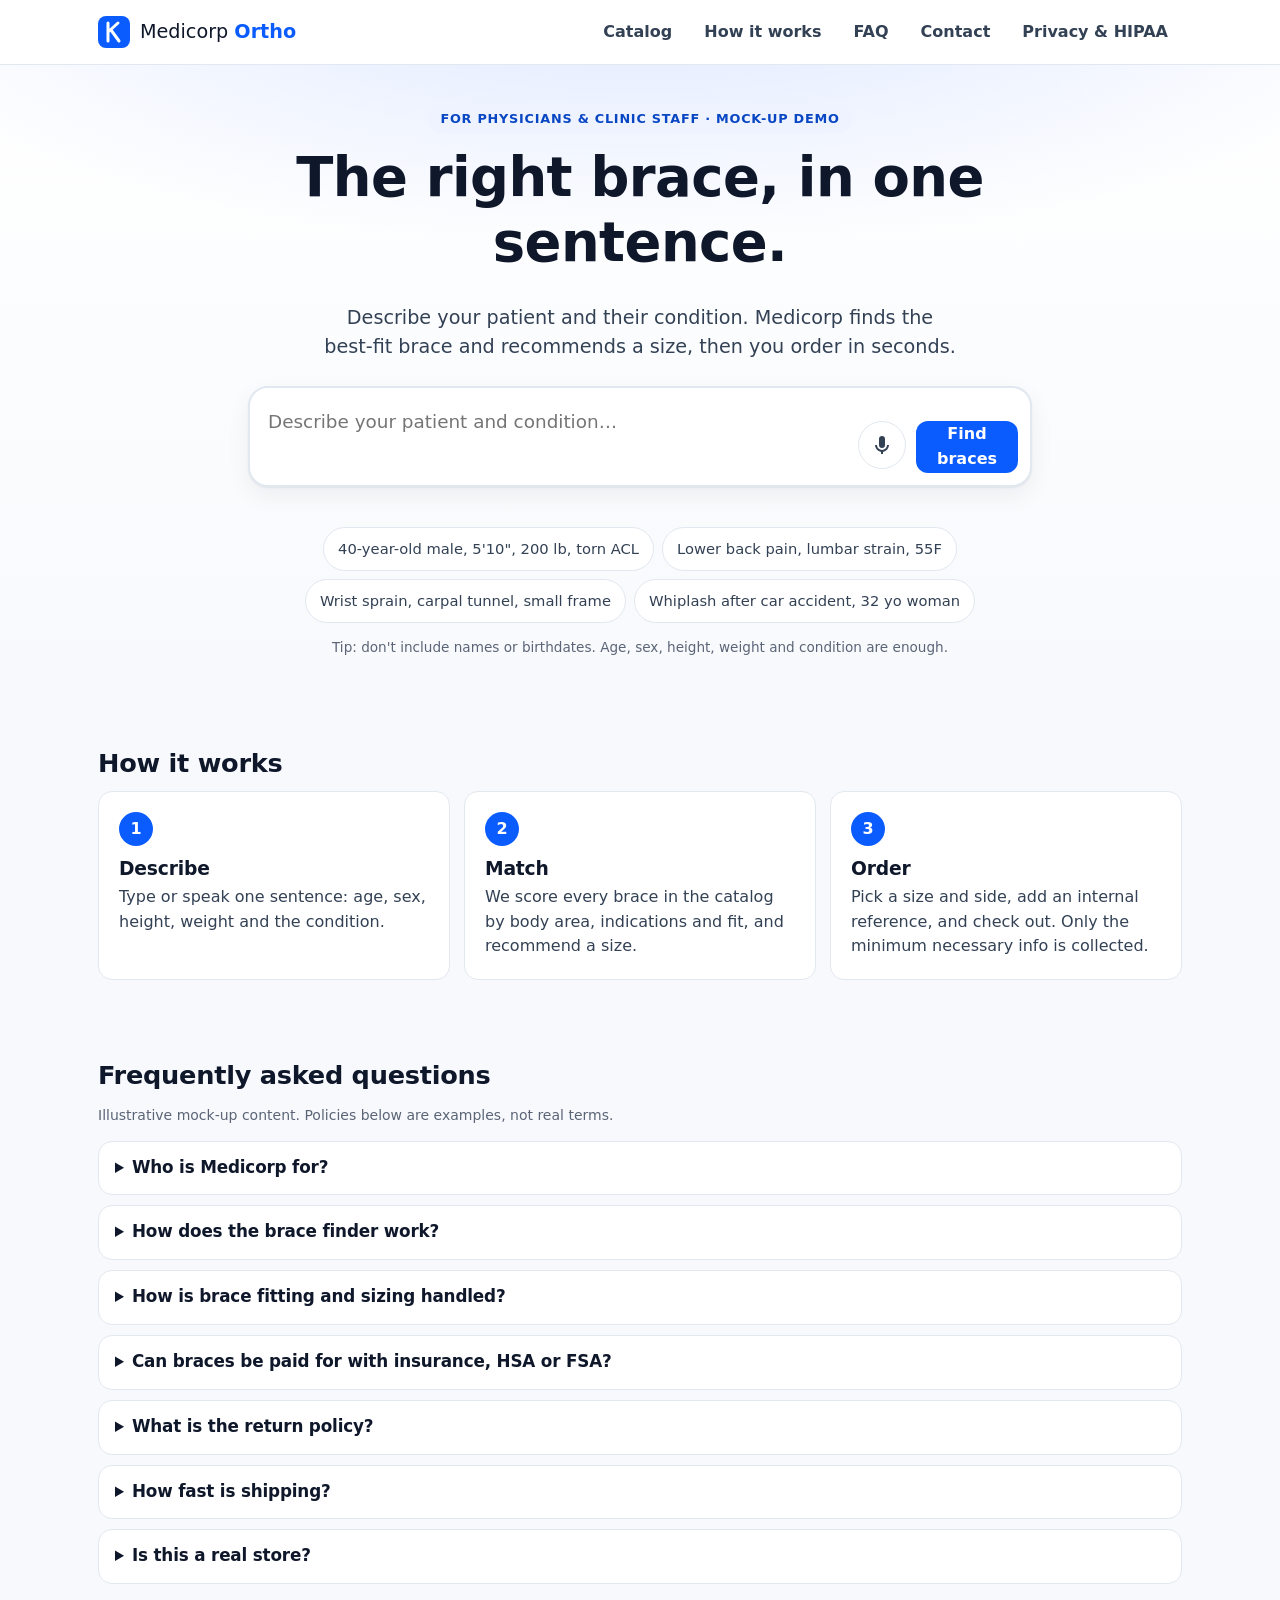
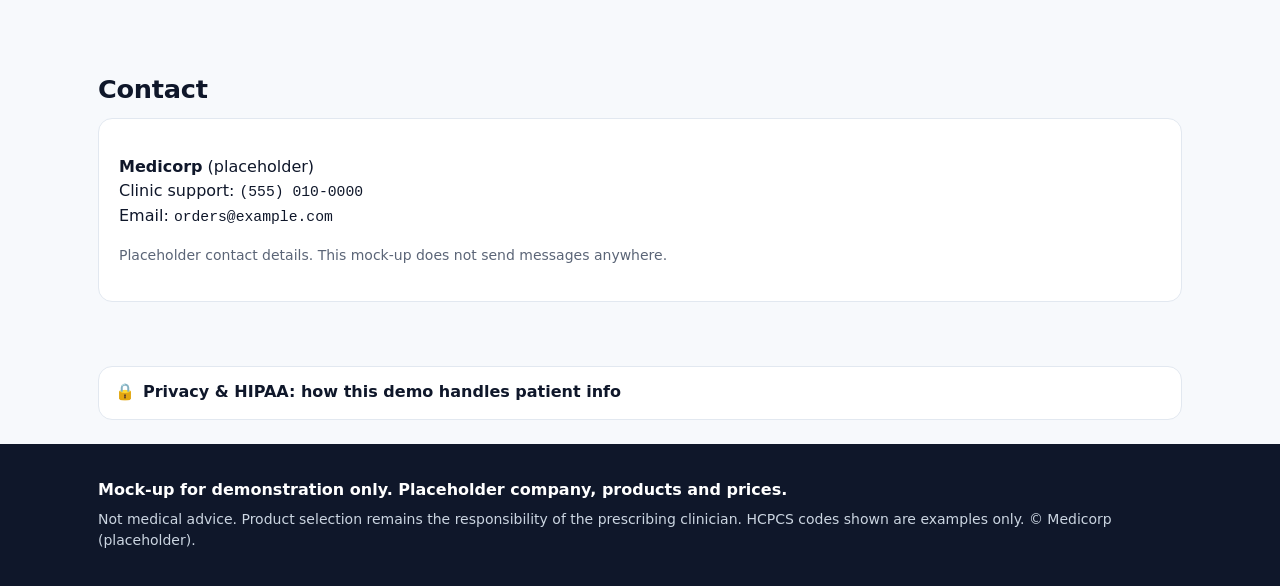
<file: medicorp-mockup/index.html>
<!DOCTYPE html>
<html lang="en-US">
<head>
  <meta charset="utf-8">
  <meta name="viewport" content="width=device-width, initial-scale=1">
  <title>Medicorp Orthopedic Brace Finder for Clinics (Mock-up) | Knee, Back, Neck, Wrist, Ankle, Shoulder</title>
  <meta name="description" content="Mock-up of Medicorp, an AI brace finder for clinics: describe a patient in one sentence to get a matched orthopedic brace and suggested size. Knee, back, neck, wrist, ankle and shoulder braces. Demo data only.">
  <meta name="robots" content="index, follow, max-image-preview:large">
  <link rel="canonical" href="https://rbickmore664.github.io/medicorp-mockup/">
  <meta name="theme-color" content="#0b5cff">
  <meta property="og:site_name" content="Medicorp (mock-up)">
  <meta property="og:title" content="Medicorp | The right orthopedic brace, in one sentence (mock-up)">
  <meta property="og:description" content="Mock-up of Medicorp, an AI brace finder for clinics: describe a patient in one sentence to get a matched orthopedic brace and suggested size. Knee, back, neck, wrist, ankle and shoulder braces. Demo data only.">
  <meta property="og:type" content="website">
  <meta property="og:url" content="https://rbickmore664.github.io/medicorp-mockup/">
  <meta property="og:locale" content="en_US">
  <meta name="twitter:card" content="summary">
  <meta name="twitter:title" content="Medicorp | The right orthopedic brace, in one sentence (mock-up)">
  <meta name="twitter:description" content="Mock-up of Medicorp, an AI brace finder for clinics: describe a patient in one sentence to get a matched orthopedic brace and suggested size. Knee, back, neck, wrist, ankle and shoulder braces. Demo data only.">
  <link rel="icon" href="favicon.svg" type="image/svg+xml">
  <link rel="manifest" href="site.webmanifest">
  <link rel="alternate" type="text/markdown" title="llms.txt" href="llms.txt">
  <link rel="sitemap" type="application/xml" href="/sitemap.xml">
  <link rel="preload" href="data/catalog.json" as="fetch" type="application/json" crossorigin>
  <link rel="stylesheet" href="css/styles.css">
  <script type="application/ld+json">
  {"@context": "https://schema.org", "@type": "Organization", "@id": "https://rbickmore664.github.io/medicorp-mockup/#org", "name": "Medicorp", "alternateName": "Medicorp Ortho (mock-up)", "url": "https://rbickmore664.github.io/medicorp-mockup/", "logo": "https://rbickmore664.github.io/medicorp-mockup/favicon.svg", "description": "Placeholder orthopedic brace company used in a website mock-up. Not a real business; contact details are placeholders.", "contactPoint": {"@type": "ContactPoint", "contactType": "customer support", "telephone": "+1-555-010-0000", "email": "orders@example.com"}}
  </script>
  <script type="application/ld+json">
  {"@context": "https://schema.org", "@type": "WebSite", "@id": "https://rbickmore664.github.io/medicorp-mockup/#website", "name": "Medicorp Brace Finder (mock-up)", "url": "https://rbickmore664.github.io/medicorp-mockup/", "inLanguage": "en-US", "publisher": {"@id": "https://rbickmore664.github.io/medicorp-mockup/#org"}}
  </script>
  <script type="application/ld+json">
  {"@context": "https://schema.org", "@type": "ItemList", "name": "Medicorp orthopedic brace catalog (mock-up)", "numberOfItems": 14, "itemListElement": [{"@type": "ListItem", "position": 1, "item": {"@type": "Product", "@id": "https://rbickmore664.github.io/medicorp-mockup/#product-kn-acl-hinged", "sku": "kn-acl-hinged", "name": "Medicorp StrideGuard Hinged ACL Knee Brace", "category": "Orthopedic brace > Knee", "description": "Mock-up product. Listed indications: ACL tear or deficiency; MCL/LCL/PCL instability; Return to sport after ligament injury. Sizes: S, M, L, XL.", "brand": {"@type": "Brand", "name": "Medicorp"}, "url": "https://rbickmore664.github.io/medicorp-mockup/#/product/kn-acl-hinged", "offers": {"@type": "Offer", "price": "389.00", "priceCurrency": "USD", "availability": "https://schema.org/InStock", "url": "https://rbickmore664.github.io/medicorp-mockup/#/product/kn-acl-hinged", "seller": {"@id": "https://rbickmore664.github.io/medicorp-mockup/#org"}}}}, {"@type": "ListItem", "position": 2, "item": {"@type": "Product", "@id": "https://rbickmore664.github.io/medicorp-mockup/#product-kn-postop-rom", "sku": "kn-postop-rom", "name": "Medicorp RangeLock Post-Op ROM Knee Brace", "category": "Orthopedic brace > Knee", "description": "Mock-up product. Listed indications: Post-operative knee immobilization; ACL reconstruction rehab; Total knee replacement recovery; Tibial plateau fracture. Sizes: Universal.", "brand": {"@type": "Brand", "name": "Medicorp"}, "url": "https://rbickmore664.github.io/medicorp-mockup/#/product/kn-postop-rom", "offers": {"@type": "Offer", "price": "249.00", "priceCurrency": "USD", "availability": "https://schema.org/InStock", "url": "https://rbickmore664.github.io/medicorp-mockup/#/product/kn-postop-rom", "seller": {"@id": "https://rbickmore664.github.io/medicorp-mockup/#org"}}}}, {"@type": "ListItem", "position": 3, "item": {"@type": "Product", "@id": "https://rbickmore664.github.io/medicorp-mockup/#product-kn-oa-unloader", "sku": "kn-oa-unloader", "name": "Medicorp OffLoad OA Unloader Knee Brace", "category": "Orthopedic brace > Knee", "description": "Mock-up product. Listed indications: Unicompartmental knee osteoarthritis; Medial or lateral compartment pain; Varus/valgus deformity. Sizes: S, M, L, XL.", "brand": {"@type": "Brand", "name": "Medicorp"}, "url": "https://rbickmore664.github.io/medicorp-mockup/#/product/kn-oa-unloader", "offers": {"@type": "Offer", "price": "529.00", "priceCurrency": "USD", "availability": "https://schema.org/InStock", "url": "https://rbickmore664.github.io/medicorp-mockup/#/product/kn-oa-unloader", "seller": {"@id": "https://rbickmore664.github.io/medicorp-mockup/#org"}}}}, {"@type": "ListItem", "position": 4, "item": {"@type": "Product", "@id": "https://rbickmore664.github.io/medicorp-mockup/#product-kn-patella-sleeve", "sku": "kn-patella-sleeve", "name": "Medicorp TrackFit Patellar Stabilizer Sleeve", "category": "Orthopedic brace > Knee", "description": "Mock-up product. Listed indications: Patellofemoral pain; Patellar tracking disorder; Mild meniscus irritation; Mild knee sprain. Sizes: S, M, L, XL.", "brand": {"@type": "Brand", "name": "Medicorp"}, "url": "https://rbickmore664.github.io/medicorp-mockup/#/product/kn-patella-sleeve", "offers": {"@type": "Offer", "price": "59.00", "priceCurrency": "USD", "availability": "https://schema.org/InStock", "url": "https://rbickmore664.github.io/medicorp-mockup/#/product/kn-patella-sleeve", "seller": {"@id": "https://rbickmore664.github.io/medicorp-mockup/#org"}}}}, {"@type": "ListItem", "position": 5, "item": {"@type": "Product", "@id": "https://rbickmore664.github.io/medicorp-mockup/#product-bk-lso-lumbar", "sku": "bk-lso-lumbar", "name": "Medicorp CoreHold LSO Lumbar Support", "category": "Orthopedic brace > Back", "description": "Mock-up product. Listed indications: Lumbar strain or sprain; Acute or chronic low back pain; Lumbar disc herniation (conservative care); Sciatica. Sizes: S, M, L, XL.", "brand": {"@type": "Brand", "name": "Medicorp"}, "url": "https://rbickmore664.github.io/medicorp-mockup/#/product/bk-lso-lumbar", "offers": {"@type": "Offer", "price": "179.00", "priceCurrency": "USD", "availability": "https://schema.org/InStock", "url": "https://rbickmore664.github.io/medicorp-mockup/#/product/bk-lso-lumbar", "seller": {"@id": "https://rbickmore664.github.io/medicorp-mockup/#org"}}}}, {"@type": "ListItem", "position": 6, "item": {"@type": "Product", "@id": "https://rbickmore664.github.io/medicorp-mockup/#product-bk-tlso-rigid", "sku": "bk-tlso-rigid", "name": "Medicorp SpineShield Rigid TLSO", "category": "Orthopedic brace > Back", "description": "Mock-up product. Listed indications: Stable thoracolumbar compression fracture; Post-surgical spinal stabilization; Osteoporotic vertebral fracture. Sizes: S, M, L.", "brand": {"@type": "Brand", "name": "Medicorp"}, "url": "https://rbickmore664.github.io/medicorp-mockup/#/product/bk-tlso-rigid", "offers": {"@type": "Offer", "price": "649.00", "priceCurrency": "USD", "availability": "https://schema.org/InStock", "url": "https://rbickmore664.github.io/medicorp-mockup/#/product/bk-tlso-rigid", "seller": {"@id": "https://rbickmore664.github.io/medicorp-mockup/#org"}}}}, {"@type": "ListItem", "position": 7, "item": {"@type": "Product", "@id": "https://rbickmore664.github.io/medicorp-mockup/#product-bk-si-belt", "sku": "bk-si-belt", "name": "Medicorp PelviFit Sacroiliac Belt", "category": "Orthopedic brace > Back", "description": "Mock-up product. Listed indications: Sacroiliac joint dysfunction; Pelvic girdle pain; Postpartum pelvic instability. Sizes: S/M, L/XL.", "brand": {"@type": "Brand", "name": "Medicorp"}, "url": "https://rbickmore664.github.io/medicorp-mockup/#/product/bk-si-belt", "offers": {"@type": "Offer", "price": "69.00", "priceCurrency": "USD", "availability": "https://schema.org/InStock", "url": "https://rbickmore664.github.io/medicorp-mockup/#/product/bk-si-belt", "seller": {"@id": "https://rbickmore664.github.io/medicorp-mockup/#org"}}}}, {"@type": "ListItem", "position": 8, "item": {"@type": "Product", "@id": "https://rbickmore664.github.io/medicorp-mockup/#product-nk-soft-collar", "sku": "nk-soft-collar", "name": "Medicorp ComfortLine Soft Cervical Collar", "category": "Orthopedic brace > Neck", "description": "Mock-up product. Listed indications: Whiplash-associated disorder; Cervical muscle strain; Minor neck sprain. Sizes: S, M, L.", "brand": {"@type": "Brand", "name": "Medicorp"}, "url": "https://rbickmore664.github.io/medicorp-mockup/#/product/nk-soft-collar", "offers": {"@type": "Offer", "price": "29.00", "priceCurrency": "USD", "availability": "https://schema.org/InStock", "url": "https://rbickmore664.github.io/medicorp-mockup/#/product/nk-soft-collar", "seller": {"@id": "https://rbickmore664.github.io/medicorp-mockup/#org"}}}}, {"@type": "ListItem", "position": 9, "item": {"@type": "Product", "@id": "https://rbickmore664.github.io/medicorp-mockup/#product-nk-rigid-collar", "sku": "nk-rigid-collar", "name": "Medicorp StableNeck Rigid Cervical Collar", "category": "Orthopedic brace > Neck", "description": "Mock-up product. Listed indications: Stable cervical fracture; Post-operative cervical fusion; Cervical spine stabilization. Sizes: Regular, Tall.", "brand": {"@type": "Brand", "name": "Medicorp"}, "url": "https://rbickmore664.github.io/medicorp-mockup/#/product/nk-rigid-collar", "offers": {"@type": "Offer", "price": "139.00", "priceCurrency": "USD", "availability": "https://schema.org/InStock", "url": "https://rbickmore664.github.io/medicorp-mockup/#/product/nk-rigid-collar", "seller": {"@id": "https://rbickmore664.github.io/medicorp-mockup/#org"}}}}, {"@type": "ListItem", "position": 10, "item": {"@type": "Product", "@id": "https://rbickmore664.github.io/medicorp-mockup/#product-wr-carpal-night", "sku": "wr-carpal-night", "name": "Medicorp NightRest Carpal Tunnel Wrist Splint", "category": "Orthopedic brace > Wrist", "description": "Mock-up product. Listed indications: Carpal tunnel syndrome; Median nerve compression symptoms; Nocturnal numbness and tingling. Sizes: S, M, L.", "brand": {"@type": "Brand", "name": "Medicorp"}, "url": "https://rbickmore664.github.io/medicorp-mockup/#/product/wr-carpal-night", "offers": {"@type": "Offer", "price": "39.00", "priceCurrency": "USD", "availability": "https://schema.org/InStock", "url": "https://rbickmore664.github.io/medicorp-mockup/#/product/wr-carpal-night", "seller": {"@id": "https://rbickmore664.github.io/medicorp-mockup/#org"}}}}, {"@type": "ListItem", "position": 11, "item": {"@type": "Product", "@id": "https://rbickmore664.github.io/medicorp-mockup/#product-wr-thumb-spica", "sku": "wr-thumb-spica", "name": "Medicorp FlexGuard Wrist Stabilizer with Thumb Spica", "category": "Orthopedic brace > Wrist", "description": "Mock-up product. Listed indications: Wrist sprain; De Quervain's tenosynovitis; Thumb/CMC sprain; Suspected scaphoid injury (until imaging). Sizes: S, M, L.", "brand": {"@type": "Brand", "name": "Medicorp"}, "url": "https://rbickmore664.github.io/medicorp-mockup/#/product/wr-thumb-spica", "offers": {"@type": "Offer", "price": "49.00", "priceCurrency": "USD", "availability": "https://schema.org/InStock", "url": "https://rbickmore664.github.io/medicorp-mockup/#/product/wr-thumb-spica", "seller": {"@id": "https://rbickmore664.github.io/medicorp-mockup/#org"}}}}, {"@type": "ListItem", "position": 12, "item": {"@type": "Product", "@id": "https://rbickmore664.github.io/medicorp-mockup/#product-an-laceup", "sku": "an-laceup", "name": "Medicorp SureStep Lace-Up Ankle Brace", "category": "Orthopedic brace > Ankle", "description": "Mock-up product. Listed indications: Lateral ankle sprain; Chronic ankle instability; Sport-related ankle protection. Sizes: S, M, L, XL.", "brand": {"@type": "Brand", "name": "Medicorp"}, "url": "https://rbickmore664.github.io/medicorp-mockup/#/product/an-laceup", "offers": {"@type": "Offer", "price": "45.00", "priceCurrency": "USD", "availability": "https://schema.org/InStock", "url": "https://rbickmore664.github.io/medicorp-mockup/#/product/an-laceup", "seller": {"@id": "https://rbickmore664.github.io/medicorp-mockup/#org"}}}}, {"@type": "ListItem", "position": 13, "item": {"@type": "Product", "@id": "https://rbickmore664.github.io/medicorp-mockup/#product-an-walker-boot", "sku": "an-walker-boot", "name": "Medicorp TrekSafe Tall Walker Boot", "category": "Orthopedic brace > Ankle", "description": "Mock-up product. Listed indications: Stable ankle or metatarsal fracture; Achilles tendon rupture (functional rehab); Severe ankle sprain (grade III); Post-operative foot/ankle. Sizes: S, M, L.", "brand": {"@type": "Brand", "name": "Medicorp"}, "url": "https://rbickmore664.github.io/medicorp-mockup/#/product/an-walker-boot", "offers": {"@type": "Offer", "price": "159.00", "priceCurrency": "USD", "availability": "https://schema.org/InStock", "url": "https://rbickmore664.github.io/medicorp-mockup/#/product/an-walker-boot", "seller": {"@id": "https://rbickmore664.github.io/medicorp-mockup/#org"}}}}, {"@type": "ListItem", "position": 14, "item": {"@type": "Product", "@id": "https://rbickmore664.github.io/medicorp-mockup/#product-sh-sling", "sku": "sh-sling", "name": "Medicorp ArmRest Shoulder Immobilizer Sling", "category": "Orthopedic brace > Shoulder", "description": "Mock-up product. Listed indications: Rotator cuff repair (post-op); Shoulder dislocation or subluxation; Labral repair; Clavicle or proximal humerus fracture. Sizes: S, M, L.", "brand": {"@type": "Brand", "name": "Medicorp"}, "url": "https://rbickmore664.github.io/medicorp-mockup/#/product/sh-sling", "offers": {"@type": "Offer", "price": "89.00", "priceCurrency": "USD", "availability": "https://schema.org/InStock", "url": "https://rbickmore664.github.io/medicorp-mockup/#/product/sh-sling", "seller": {"@id": "https://rbickmore664.github.io/medicorp-mockup/#org"}}}}]}
  </script>
  <script type="application/ld+json">
  {"@context": "https://schema.org", "@type": "FAQPage", "name": "Medicorp FAQ (illustrative mock-up content)", "mainEntity": [{"@type": "Question", "name": "Who is Medicorp for?", "acceptedAnswer": {"@type": "Answer", "text": "Medicorp (a placeholder brand in this mock-up) is designed for physicians, physical therapists and clinic staff who need to choose and order orthopedic braces for patients. It is not a consumer diagnosis tool."}}, {"@type": "Question", "name": "How does the brace finder work?", "acceptedAnswer": {"@type": "Answer", "text": "You describe the patient in one sentence (age, sex, height, weight and condition). The finder matches the description to braces in the catalog by body area and listed indications, then suggests a size from the manufacturer-style sizing chart. The prescribing clinician makes the final choice."}}, {"@type": "Question", "name": "How is brace fitting and sizing handled?", "acceptedAnswer": {"@type": "Answer", "text": "Each product lists sizes with fit ranges (for example thigh circumference) plus height and weight guidance. The suggested size is a starting point; clinicians should confirm fit with a measurement and fitting at the point of care."}}, {"@type": "Question", "name": "Can braces be paid for with insurance, HSA or FSA?", "acceptedAnswer": {"@type": "Answer", "text": "Illustrative answer: many prescribed orthopedic braces may be eligible for insurance reimbursement or HSA/FSA payment depending on the plan and documentation. HCPCS codes shown in this mock-up are examples only; check coverage with the payer."}}, {"@type": "Question", "name": "What is the return policy?", "acceptedAnswer": {"@type": "Answer", "text": "Illustrative answer: unused braces in original packaging could be returned within 30 days; custom-fitted or used items may not be returnable. This mock-up does not process real returns."}}, {"@type": "Question", "name": "How fast is shipping?", "acceptedAnswer": {"@type": "Answer", "text": "Illustrative answer: in-stock items would ship within 1 to 2 business days, with expedited options for clinics. No real orders are shipped from this mock-up."}}, {"@type": "Question", "name": "Is this a real store?", "acceptedAnswer": {"@type": "Answer", "text": "No. This is a demonstration mock-up. The company name, products, prices, HCPCS codes and contact details are placeholders, and checkout uses a test card only. Nothing here is medical advice."}}]}
  </script>
</head>
<body>
  <a class="skip-link" href="#main">Skip to content</a>

  <header class="site-header">
    <div class="wrap header-inner">
      <a class="brand" href="#/" aria-label="Medicorp home">
        <span class="brand-mark" aria-hidden="true">
          <svg viewBox="0 0 32 32" width="32" height="32"><rect width="32" height="32" rx="8" fill="currentColor"/><path d="M10 7v18M10 16l10-9M13 14l8 11" stroke="#fff" stroke-width="3" fill="none" stroke-linecap="round"/></svg>
        </span>
        <span class="brand-name">Medicorp <strong>Ortho</strong></span>
      </a>
      <button class="nav-toggle" type="button" aria-expanded="false" aria-controls="site-nav">
        <span class="sr-only">Menu</span><span class="bar"></span><span class="bar"></span><span class="bar"></span>
      </button>
      <nav id="site-nav" class="site-nav" aria-label="Primary">
        <a href="#/catalog" data-nav="catalog">Catalog</a>
        <a href="#/how" data-nav="how">How it works</a>
        <a href="#/faq" data-nav="faq">FAQ</a>
        <a href="#/contact" data-nav="contact">Contact</a>
        <a href="#/privacy" data-nav="privacy" class="nav-privacy">Privacy &amp; HIPAA</a>
      </nav>
    </div>
  </header>

  <main id="main" tabindex="-1">
    <!-- HOME / SEARCH -->
    <section id="view-home" class="view" aria-labelledby="hero-title">
      <div class="hero">
        <div class="wrap hero-inner">
          <p class="eyebrow">For physicians &amp; clinic staff &middot; Mock-up demo</p>
          <h1 id="hero-title">The right brace, in one sentence.</h1>
          <p class="lede">Describe your patient and their condition. Medicorp finds the best-fit brace and recommends a size, then you order in seconds.</p>

          <form id="search-form" class="prompt" role="search" autocomplete="off">
            <label for="prompt-input" class="sr-only">Describe your patient and condition</label>
            <textarea id="prompt-input" rows="2" placeholder="Describe your patient and condition…" autocomplete="off" spellcheck="false"></textarea>
            <div class="prompt-actions">
              <button id="mic-btn" class="btn-icon" type="button" aria-label="Speak your request" aria-pressed="false" title="Voice input">
                <svg viewBox="0 0 24 24" width="24" height="24" aria-hidden="true"><path fill="currentColor" d="M12 15a3 3 0 0 0 3-3V6a3 3 0 1 0-6 0v6a3 3 0 0 0 3 3Zm5-3a5 5 0 0 1-10 0H5a7 7 0 0 0 6 6.92V21h2v-2.08A7 7 0 0 0 19 12h-2Z"/></svg>
              </button>
              <button class="btn btn-primary" type="submit">Find braces</button>
            </div>
          </form>
          <p id="voice-status" class="voice-status" role="status" aria-live="polite"></p>

          <div class="chips" aria-label="Example searches">
            <button type="button" class="chip">40-year-old male, 5'10", 200 lb, torn ACL</button>
            <button type="button" class="chip">Lower back pain, lumbar strain, 55F</button>
            <button type="button" class="chip">Wrist sprain, carpal tunnel, small frame</button>
            <button type="button" class="chip">Whiplash after car accident, 32 yo woman</button>
          </div>
          <p class="hint">Tip: don't include names or birthdates. Age, sex, height, weight and condition are enough.</p>
        </div>
      </div>

      <div class="wrap">
        <div id="results" class="results" aria-live="polite"></div>
      </div>

      <section id="how" class="wrap section" aria-labelledby="how-title">
        <h2 id="how-title">How it works</h2>
        <ol class="steps">
          <li><span class="step-n">1</span><h3>Describe</h3><p>Type or speak one sentence: age, sex, height, weight and the condition.</p></li>
          <li><span class="step-n">2</span><h3>Match</h3><p>We score every brace in the catalog by body area, indications and fit, and recommend a size.</p></li>
          <li><span class="step-n">3</span><h3>Order</h3><p>Pick a size and side, add an internal reference, and check out. Only the minimum necessary info is collected.</p></li>
        </ol>
      </section>


      <section id="faq" class="wrap section" aria-labelledby="faq-title">
        <h2 id="faq-title">Frequently asked questions</h2>
        <p class="muted small">Illustrative mock-up content. Policies below are examples, not real terms.</p>
        <details class="faq-item"><summary><h3>Who is Medicorp for?</h3></summary><p>Medicorp (a placeholder brand in this mock-up) is designed for physicians, physical therapists and clinic staff who need to choose and order orthopedic braces for patients. It is not a consumer diagnosis tool.</p></details>
        <details class="faq-item"><summary><h3>How does the brace finder work?</h3></summary><p>You describe the patient in one sentence (age, sex, height, weight and condition). The finder matches the description to braces in the catalog by body area and listed indications, then suggests a size from the manufacturer-style sizing chart. The prescribing clinician makes the final choice.</p></details>
        <details class="faq-item"><summary><h3>How is brace fitting and sizing handled?</h3></summary><p>Each product lists sizes with fit ranges (for example thigh circumference) plus height and weight guidance. The suggested size is a starting point; clinicians should confirm fit with a measurement and fitting at the point of care.</p></details>
        <details class="faq-item"><summary><h3>Can braces be paid for with insurance, HSA or FSA?</h3></summary><p>Illustrative answer: many prescribed orthopedic braces may be eligible for insurance reimbursement or HSA/FSA payment depending on the plan and documentation. HCPCS codes shown in this mock-up are examples only; check coverage with the payer.</p></details>
        <details class="faq-item"><summary><h3>What is the return policy?</h3></summary><p>Illustrative answer: unused braces in original packaging could be returned within 30 days; custom-fitted or used items may not be returnable. This mock-up does not process real returns.</p></details>
        <details class="faq-item"><summary><h3>How fast is shipping?</h3></summary><p>Illustrative answer: in-stock items would ship within 1 to 2 business days, with expedited options for clinics. No real orders are shipped from this mock-up.</p></details>
        <details class="faq-item"><summary><h3>Is this a real store?</h3></summary><p>No. This is a demonstration mock-up. The company name, products, prices, HCPCS codes and contact details are placeholders, and checkout uses a test card only. Nothing here is medical advice.</p></details>
      </section>

      <section id="contact" class="wrap section" aria-labelledby="contact-title">
        <h2 id="contact-title">Contact</h2>
        <div class="contact-card">
          <p><strong>Medicorp</strong> (placeholder)<br>Clinic support: <span class="mono">(555) 010-0000</span><br>Email: <span class="mono">orders@example.com</span></p>
          <p class="muted small">Placeholder contact details. This mock-up does not send messages anywhere.</p>
        </div>
      </section>
    </section>

    <!-- CATALOG -->
    <section id="view-catalog" class="view" hidden aria-labelledby="catalog-title">
      <div class="wrap section">
        <h2 id="catalog-title">Orthopedic brace catalog</h2>
        <p class="lede-sm">Knee, back, neck, wrist, ankle and shoulder braces. Mock-up catalog: placeholder products and prices.</p>
        <div class="filters" role="group" aria-label="Filter by body area" id="catalog-filters"></div>
        <div id="catalog-grid" class="grid">
<article class="card" id="product-kn-acl-hinged"><div class="card-body"><span class="badge">Knee</span><h3><a href="#/product/kn-acl-hinged">Medicorp StrideGuard Hinged ACL Knee Brace</a></h3><ul><li>ACL tear or deficiency</li><li>MCL/LCL/PCL instability</li><li>Return to sport after ligament injury</li></ul><p>Sizes: S (Thigh 15-17 in), M (Thigh 17-20 in), L (Thigh 20-23 in), XL (Thigh 23-27 in)</p><p><strong>$389.00</strong> (placeholder price)</p></div></article>
<article class="card" id="product-kn-postop-rom"><div class="card-body"><span class="badge">Knee</span><h3><a href="#/product/kn-postop-rom">Medicorp RangeLock Post-Op ROM Knee Brace</a></h3><ul><li>Post-operative knee immobilization</li><li>ACL reconstruction rehab</li><li>Total knee replacement recovery</li><li>Tibial plateau fracture</li></ul><p>Sizes: Universal (Thigh 12-30 in)</p><p><strong>$249.00</strong> (placeholder price)</p></div></article>
<article class="card" id="product-kn-oa-unloader"><div class="card-body"><span class="badge">Knee</span><h3><a href="#/product/kn-oa-unloader">Medicorp OffLoad OA Unloader Knee Brace</a></h3><ul><li>Unicompartmental knee osteoarthritis</li><li>Medial or lateral compartment pain</li><li>Varus/valgus deformity</li></ul><p>Sizes: S (Thigh 15-17 in), M (Thigh 17-20 in), L (Thigh 20-23 in), XL (Thigh 23-27 in)</p><p><strong>$529.00</strong> (placeholder price)</p></div></article>
<article class="card" id="product-kn-patella-sleeve"><div class="card-body"><span class="badge">Knee</span><h3><a href="#/product/kn-patella-sleeve">Medicorp TrackFit Patellar Stabilizer Sleeve</a></h3><ul><li>Patellofemoral pain</li><li>Patellar tracking disorder</li><li>Mild meniscus irritation</li><li>Mild knee sprain</li></ul><p>Sizes: S (Knee 12-14 in), M (Knee 14-16 in), L (Knee 16-18 in), XL (Knee 18-21 in)</p><p><strong>$59.00</strong> (placeholder price)</p></div></article>
<article class="card" id="product-bk-lso-lumbar"><div class="card-body"><span class="badge">Back</span><h3><a href="#/product/bk-lso-lumbar">Medicorp CoreHold LSO Lumbar Support</a></h3><ul><li>Lumbar strain or sprain</li><li>Acute or chronic low back pain</li><li>Lumbar disc herniation (conservative care)</li><li>Sciatica</li></ul><p>Sizes: S (Waist 26-32 in), M (Waist 32-38 in), L (Waist 38-44 in), XL (Waist 44-52 in)</p><p><strong>$179.00</strong> (placeholder price)</p></div></article>
<article class="card" id="product-bk-tlso-rigid"><div class="card-body"><span class="badge">Back</span><h3><a href="#/product/bk-tlso-rigid">Medicorp SpineShield Rigid TLSO</a></h3><ul><li>Stable thoracolumbar compression fracture</li><li>Post-surgical spinal stabilization</li><li>Osteoporotic vertebral fracture</li></ul><p>Sizes: S (Waist 26-32 in), M (Waist 32-38 in), L (Waist 38-46 in)</p><p><strong>$649.00</strong> (placeholder price)</p></div></article>
<article class="card" id="product-bk-si-belt"><div class="card-body"><span class="badge">Back</span><h3><a href="#/product/bk-si-belt">Medicorp PelviFit Sacroiliac Belt</a></h3><ul><li>Sacroiliac joint dysfunction</li><li>Pelvic girdle pain</li><li>Postpartum pelvic instability</li></ul><p>Sizes: S/M (Hips 30-40 in), L/XL (Hips 40-52 in)</p><p><strong>$69.00</strong> (placeholder price)</p></div></article>
<article class="card" id="product-nk-soft-collar"><div class="card-body"><span class="badge">Neck</span><h3><a href="#/product/nk-soft-collar">Medicorp ComfortLine Soft Cervical Collar</a></h3><ul><li>Whiplash-associated disorder</li><li>Cervical muscle strain</li><li>Minor neck sprain</li></ul><p>Sizes: S (Neck 11-14 in), M (Neck 14-17 in), L (Neck 17-21 in)</p><p><strong>$29.00</strong> (placeholder price)</p></div></article>
<article class="card" id="product-nk-rigid-collar"><div class="card-body"><span class="badge">Neck</span><h3><a href="#/product/nk-rigid-collar">Medicorp StableNeck Rigid Cervical Collar</a></h3><ul><li>Stable cervical fracture</li><li>Post-operative cervical fusion</li><li>Cervical spine stabilization</li></ul><p>Sizes: Regular (Neck 10-18 in), Tall (Neck 14-22 in)</p><p><strong>$139.00</strong> (placeholder price)</p></div></article>
<article class="card" id="product-wr-carpal-night"><div class="card-body"><span class="badge">Wrist</span><h3><a href="#/product/wr-carpal-night">Medicorp NightRest Carpal Tunnel Wrist Splint</a></h3><ul><li>Carpal tunnel syndrome</li><li>Median nerve compression symptoms</li><li>Nocturnal numbness and tingling</li></ul><p>Sizes: S (Wrist 5-6 in), M (Wrist 6-7 in), L (Wrist 7-8.5 in)</p><p><strong>$39.00</strong> (placeholder price)</p></div></article>
<article class="card" id="product-wr-thumb-spica"><div class="card-body"><span class="badge">Wrist</span><h3><a href="#/product/wr-thumb-spica">Medicorp FlexGuard Wrist Stabilizer with Thumb Spica</a></h3><ul><li>Wrist sprain</li><li>De Quervain&#x27;s tenosynovitis</li><li>Thumb/CMC sprain</li><li>Suspected scaphoid injury (until imaging)</li></ul><p>Sizes: S (Wrist 5-6 in), M (Wrist 6-7 in), L (Wrist 7-8.5 in)</p><p><strong>$49.00</strong> (placeholder price)</p></div></article>
<article class="card" id="product-an-laceup"><div class="card-body"><span class="badge">Ankle</span><h3><a href="#/product/an-laceup">Medicorp SureStep Lace-Up Ankle Brace</a></h3><ul><li>Lateral ankle sprain</li><li>Chronic ankle instability</li><li>Sport-related ankle protection</li></ul><p>Sizes: S (Women&#x27;s shoe 5-7), M (Men&#x27;s 6-8 / Women&#x27;s 7-9), L (Men&#x27;s 8-11), XL (Men&#x27;s 11-14)</p><p><strong>$45.00</strong> (placeholder price)</p></div></article>
<article class="card" id="product-an-walker-boot"><div class="card-body"><span class="badge">Ankle</span><h3><a href="#/product/an-walker-boot">Medicorp TrekSafe Tall Walker Boot</a></h3><ul><li>Stable ankle or metatarsal fracture</li><li>Achilles tendon rupture (functional rehab)</li><li>Severe ankle sprain (grade III)</li><li>Post-operative foot/ankle</li></ul><p>Sizes: S (Men&#x27;s 4-7 / Women&#x27;s 5-8), M (Men&#x27;s 7-10 / Women&#x27;s 8-11), L (Men&#x27;s 10-13)</p><p><strong>$159.00</strong> (placeholder price)</p></div></article>
<article class="card" id="product-sh-sling"><div class="card-body"><span class="badge">Shoulder</span><h3><a href="#/product/sh-sling">Medicorp ArmRest Shoulder Immobilizer Sling</a></h3><ul><li>Rotator cuff repair (post-op)</li><li>Shoulder dislocation or subluxation</li><li>Labral repair</li><li>Clavicle or proximal humerus fracture</li></ul><p>Sizes: S (Forearm 11-13 in), M (Forearm 13-15 in), L (Forearm 15-18 in)</p><p><strong>$89.00</strong> (placeholder price)</p></div></article>
</div>
      </div>
    </section>

    <!-- PRODUCT / ORDER -->
    <section id="view-product" class="view" hidden aria-label="Product and order">
      <div class="wrap section" id="product-root"></div>
    </section>

    <!-- PRIVACY -->
    <section id="view-privacy" class="view" hidden aria-labelledby="privacy-title">
      <div class="wrap section narrow">
        <h2 id="privacy-title">Privacy &amp; HIPAA</h2>
        <div class="privacy-panel" id="privacy-panel-full"></div>
      </div>
    </section>
  </main>

  <aside class="privacy-mini wrap" aria-label="Privacy and HIPAA summary">
    <details>
      <summary><span aria-hidden="true">🔒</span> Privacy &amp; HIPAA: how this demo handles patient info</summary>
      <div class="privacy-panel" id="privacy-panel-mini"></div>
    </details>
  </aside>

  <footer class="site-footer">
    <div class="wrap footer-inner">
      <p><strong>Mock-up for demonstration only. Placeholder company, products and prices.</strong></p>
      <p class="small">Not medical advice. Product selection remains the responsibility of the prescribing clinician. HCPCS codes shown are examples only. &copy; Medicorp (placeholder).</p>
    </div>
  </footer>

  <noscript><p class="wrap">The brace finder and checkout need JavaScript. The full catalog and FAQ are listed in this page and in <a href="llms.txt">llms.txt</a>.</p></noscript>
  <script src="js/matcher.js" defer></script>
  <script src="js/app.js" defer></script>
</body>
</html>
</file>
<file: medicorp-mockup/css/styles.css>
/* Medicorp mock-up — mobile-first, no external fonts or assets */
:root {
  --blue: #0b5cff; --blue-d: #0846c4; --blue-50: #eef3ff;
  --ink: #0f172a; --ink-2: #334155; --muted: #5b6577;
  --line: #e2e8f0; --bg: #f7f9fc; --card: #fff;
  --ok: #0f7a46; --ok-50: #e8f7ef; --warn: #9a5b00; --warn-50: #fff6e5; --err: #b42318;
  --radius: 14px; --shadow: 0 1px 2px rgba(15,23,42,.06), 0 8px 24px rgba(15,23,42,.06);
  --font: system-ui, -apple-system, "Segoe UI", Roboto, "Helvetica Neue", Arial, sans-serif;
  --mono: ui-monospace, SFMono-Regular, Menlo, Consolas, monospace;
}
*, *::before, *::after { box-sizing: border-box; }
html { -webkit-text-size-adjust: 100%; scroll-behavior: smooth; scroll-padding-top: 80px; }
body { margin: 0; font-family: var(--font); color: var(--ink); background: var(--bg); line-height: 1.55; font-size: 16px; }
img, svg { max-width: 100%; }
a { color: var(--blue-d); }
h1, h2, h3 { line-height: 1.2; margin: 0 0 .5em; letter-spacing: -.01em; }
code, .mono { font-family: var(--mono); font-size: .92em; }
.wrap { width: 100%; max-width: 1120px; margin: 0 auto; padding: 0 18px; }
.narrow { max-width: 760px; }
.sr-only { position: absolute !important; width: 1px; height: 1px; overflow: hidden; clip: rect(0 0 0 0); white-space: nowrap; }
.skip-link { position: absolute; left: -999px; top: 8px; background: var(--ink); color: #fff; padding: 10px 14px; border-radius: 8px; z-index: 100; }
.skip-link:focus { left: 8px; }
:focus-visible { outline: 3px solid #ffb020; outline-offset: 2px; }
.muted { color: var(--muted); } .small { font-size: .875rem; }
.section { padding: 40px 18px; }
[hidden] { display: none !important; }

/* Header */
.site-header { position: sticky; top: 0; z-index: 50; background: rgba(255,255,255,.92); backdrop-filter: saturate(1.4) blur(10px); border-bottom: 1px solid var(--line); }
.header-inner { display: flex; align-items: center; justify-content: space-between; min-height: 64px; gap: 12px; }
.brand { display: inline-flex; align-items: center; gap: 10px; text-decoration: none; color: var(--ink); font-size: 1.2rem; }
.brand-mark { color: var(--blue); display: inline-flex; }
.brand-name strong { color: var(--blue); }
.nav-toggle { display: inline-flex; flex-direction: column; justify-content: center; gap: 5px; width: 48px; height: 48px; border: 1px solid var(--line); border-radius: 10px; background: #fff; cursor: pointer; padding: 0 12px; }
.nav-toggle .bar { display: block; height: 2px; background: var(--ink); border-radius: 2px; }
.site-nav { display: none; position: absolute; left: 0; right: 0; top: 64px; background: #fff; border-bottom: 1px solid var(--line); flex-direction: column; padding: 8px 18px 16px; box-shadow: var(--shadow); }
.site-nav.open { display: flex; }
.site-nav a { padding: 14px 8px; text-decoration: none; color: var(--ink-2); font-weight: 600; border-radius: 8px; }
.site-nav a:hover, .site-nav a[aria-current="page"] { color: var(--blue-d); background: var(--blue-50); }
@media (min-width: 760px) {
  .nav-toggle { display: none; }
  .site-nav { display: flex; position: static; flex-direction: row; padding: 0; box-shadow: none; border: 0; background: transparent; gap: 4px; }
  .site-nav a { padding: 10px 14px; }
}

/* Hero + prompt */
.hero { background: radial-gradient(1200px 400px at 50% -100px, #dbe6ff 0%, rgba(219,230,255,0) 70%), linear-gradient(#fff, var(--bg)); padding: 40px 0 28px; }
.hero-inner { text-align: center; max-width: 820px; }
.eyebrow { display: inline-block; margin: 0 0 12px; padding: 4px 12px; font-size: .8rem; font-weight: 700; letter-spacing: .06em; text-transform: uppercase; color: var(--blue-d); background: var(--blue-50); border-radius: 999px; }
.hero h1 { font-size: clamp(2rem, 6vw, 3.4rem); font-weight: 800; }
.lede { color: var(--ink-2); font-size: clamp(1.02rem, 2.4vw, 1.2rem); margin: 0 auto 24px; max-width: 640px; }
.prompt { display: flex; flex-direction: column; gap: 10px; background: #fff; border: 2px solid var(--line); border-radius: 20px; padding: 12px; box-shadow: var(--shadow); text-align: left; transition: border-color .15s; }
.prompt:focus-within { border-color: var(--blue); }
.prompt textarea { width: 100%; border: 0; resize: none; font: inherit; font-size: 1.15rem; padding: 8px 6px; min-height: 64px; color: var(--ink); background: transparent; }
.prompt textarea:focus { outline: none; }
.prompt-actions { display: flex; justify-content: flex-end; gap: 10px; }
@media (min-width: 640px) { .prompt { flex-direction: row; align-items: flex-end; } .prompt textarea { min-height: 56px; } }
.btn { display: inline-flex; align-items: center; justify-content: center; gap: 8px; min-height: 48px; padding: 0 20px; font: inherit; font-weight: 700; border-radius: 12px; border: 1px solid transparent; cursor: pointer; text-decoration: none; }
.btn-primary { background: var(--blue); color: #fff; }
.btn-primary:hover { background: var(--blue-d); }
.btn-primary:disabled { opacity: .6; cursor: progress; }
.btn-ghost { background: #fff; color: var(--ink); border-color: var(--line); }
.btn-ghost:hover { border-color: var(--blue); color: var(--blue-d); }
.btn-block { width: 100%; }
.btn-icon { width: 48px; height: 48px; border-radius: 50%; border: 1px solid var(--line); background: #fff; color: var(--ink-2); cursor: pointer; display: inline-flex; align-items: center; justify-content: center; flex: none; }
.btn-icon:hover { color: var(--blue-d); border-color: var(--blue); }
.btn-icon.listening { background: #ffe8e6; color: var(--err); border-color: var(--err); animation: pulse 1.2s infinite; }
@keyframes pulse { 0%{box-shadow:0 0 0 0 rgba(180,35,24,.35)} 70%{box-shadow:0 0 0 12px rgba(180,35,24,0)} 100%{box-shadow:0 0 0 0 rgba(180,35,24,0)} }
.voice-status { min-height: 1.5em; margin: 10px 0 0; font-size: .92rem; color: var(--muted); }
.voice-status.warn { color: var(--warn); }
.chips { display: flex; flex-wrap: wrap; justify-content: center; gap: 8px; margin-top: 8px; }
.chip { min-height: 44px; padding: 8px 14px; border-radius: 999px; border: 1px solid var(--line); background: #fff; color: var(--ink-2); font: inherit; font-size: .92rem; cursor: pointer; }
.chip:hover { border-color: var(--blue); color: var(--blue-d); background: var(--blue-50); }
.hint { font-size: .85rem; color: var(--muted); margin-top: 14px; }

/* Results */
.results { padding-top: 8px; }
.results-head { display: flex; flex-wrap: wrap; align-items: baseline; justify-content: space-between; gap: 8px; margin: 18px 0 12px; }
.results-head h2 { margin: 0; font-size: 1.35rem; }
.parsed { display: flex; flex-wrap: wrap; gap: 6px; margin: 0 0 16px; padding: 0; list-style: none; }
.parsed li { font-size: .82rem; padding: 4px 10px; border-radius: 999px; background: #fff; border: 1px solid var(--line); color: var(--ink-2); }
.parsed li b { color: var(--ink); }
.grid { display: grid; grid-template-columns: 1fr; gap: 16px; }
@media (min-width: 640px) { .grid { grid-template-columns: repeat(2, 1fr); } }
@media (min-width: 1000px) { .grid { grid-template-columns: repeat(3, 1fr); } }
.card { position: relative; display: flex; flex-direction: column; background: var(--card); border: 1px solid var(--line); border-radius: var(--radius); box-shadow: var(--shadow); overflow: hidden; transition: transform .15s, box-shadow .15s, border-color .15s; }
.card:hover { transform: translateY(-2px); border-color: #c7d6ff; }
.card.top { border: 2px solid var(--blue); }
.card-media { display: flex; align-items: center; justify-content: center; height: 128px; background: linear-gradient(135deg, var(--blue-50), #f5f8ff); color: var(--blue); }
.card-media svg { width: 72px; height: 72px; }
.badge { display: inline-block; font-size: .72rem; font-weight: 700; letter-spacing: .04em; text-transform: uppercase; padding: 3px 9px; border-radius: 999px; background: var(--blue-50); color: var(--blue-d); }
.badge-top { position: absolute; top: 10px; left: 10px; background: var(--blue); color: #fff; }
.badge-related { position: absolute; top: 10px; left: 10px; background: var(--warn-50); color: var(--warn); }
.card-body { padding: 16px; display: flex; flex-direction: column; gap: 10px; flex: 1; }
.card-body h3 { font-size: 1.08rem; margin: 0; }
.card-body ul { margin: 0; padding-left: 18px; color: var(--ink-2); font-size: .92rem; }
.specs { display: grid; grid-template-columns: auto 1fr; gap: 2px 10px; font-size: .85rem; margin: 0; }
.specs dt { color: var(--muted); } .specs dd { margin: 0; color: var(--ink-2); }
.sizes { display: flex; flex-wrap: wrap; gap: 6px; }
.size-pill { font-size: .82rem; padding: 4px 10px; border-radius: 8px; border: 1px solid var(--line); color: var(--ink-2); background: #fff; }
.size-pill.rec { background: var(--ok-50); border-color: var(--ok); color: var(--ok); font-weight: 700; }
.why { font-size: .88rem; color: var(--ok); background: var(--ok-50); border-radius: 10px; padding: 8px 10px; margin: 0; }
.card-foot { display: flex; align-items: center; justify-content: space-between; gap: 10px; padding: 0 16px 16px; }
.price { font-size: 1.3rem; font-weight: 800; }
.hcpcs { font-size: .78rem; color: var(--muted); }
.empty { background: #fff; border: 1px dashed #c3cfe2; border-radius: var(--radius); padding: 24px; text-align: center; }
.empty h2 { font-size: 1.25rem; }

/* Steps / contact */
.section h2 { font-size: 1.6rem; }
.steps { list-style: none; padding: 0; margin: 0; display: grid; gap: 14px; }
@media (min-width: 760px) { .steps { grid-template-columns: repeat(3, 1fr); } }
.steps li { background: #fff; border: 1px solid var(--line); border-radius: var(--radius); padding: 20px; }
.step-n { display: inline-flex; width: 34px; height: 34px; align-items: center; justify-content: center; border-radius: 50%; background: var(--blue); color: #fff; font-weight: 800; margin-bottom: 8px; }
.steps h3 { margin: 4px 0; } .steps p { margin: 0; color: var(--ink-2); }
.contact-card { background: #fff; border: 1px solid var(--line); border-radius: var(--radius); padding: 20px; }

/* Catalog filters */
.lede-sm { color: var(--muted); }
.filters { display: flex; flex-wrap: wrap; gap: 8px; margin: 8px 0 18px; }
.filters button[aria-pressed="true"] { background: var(--blue); color: #fff; border-color: var(--blue); }

/* Product / order */
.back-link { display: inline-flex; align-items: center; gap: 6px; min-height: 44px; margin-bottom: 8px; background: none; border: 0; font: inherit; color: var(--blue-d); font-weight: 600; cursor: pointer; padding: 0; }
.product-layout { display: grid; gap: 20px; }
@media (min-width: 900px) { .product-layout { grid-template-columns: 1.1fr .9fr; align-items: start; } }
.panel { background: #fff; border: 1px solid var(--line); border-radius: var(--radius); box-shadow: var(--shadow); padding: 20px; }
.panel h2 { font-size: 1.2rem; }
.product-hero { display: flex; gap: 16px; align-items: center; margin-bottom: 12px; }
.product-hero .card-media { width: 96px; height: 96px; border-radius: 14px; flex: none; }
.product-hero .card-media svg { width: 56px; height: 56px; }
.product-hero h1 { font-size: clamp(1.3rem, 4vw, 1.8rem); margin: 4px 0 0; }
.field { display: flex; flex-direction: column; gap: 6px; margin-bottom: 14px; }
.field label, .field legend { font-weight: 600; font-size: .92rem; }
.field input, .field select { min-height: 48px; padding: 10px 12px; font: inherit; border: 1px solid #cbd5e1; border-radius: 10px; background: #fff; color: var(--ink); }
.field input:focus, .field select:focus { outline: none; border-color: var(--blue); box-shadow: 0 0 0 3px rgba(11,92,255,.18); }
.field .help { font-size: .8rem; color: var(--muted); }
.field .error { font-size: .82rem; color: var(--err); min-height: 1em; }
fieldset.field { border: 0; padding: 0; margin: 0 0 14px; }
.seg { display: flex; flex-wrap: wrap; gap: 8px; }
.seg label { flex: 1 1 90px; display: flex; align-items: center; justify-content: center; gap: 6px; min-height: 48px; border: 1px solid #cbd5e1; border-radius: 10px; cursor: pointer; font-weight: 600; }
.seg input { accent-color: var(--blue); width: 18px; height: 18px; }
.seg label:has(input:checked) { border-color: var(--blue); background: var(--blue-50); color: var(--blue-d); }
.row-2 { display: grid; grid-template-columns: 1fr 1fr; gap: 12px; }
.summary { width: 100%; border-collapse: collapse; font-size: .95rem; margin-bottom: 14px; }
.summary td { padding: 8px 0; border-bottom: 1px solid var(--line); }
.summary td:last-child { text-align: right; font-weight: 600; }
.summary tr.total td { font-size: 1.1rem; font-weight: 800; border-bottom: 0; }
.notice { font-size: .85rem; border-radius: 10px; padding: 10px 12px; margin: 0 0 14px; }
.notice-info { background: var(--blue-50); color: var(--blue-d); }
.notice-warn { background: var(--warn-50); color: var(--warn); }

/* Stripe-style test checkout */
.test-banner { display: flex; align-items: center; gap: 8px; background: #fff3cd; color: #7a4d00; border: 1px solid #f0c36d; border-radius: 10px; padding: 10px 12px; font-weight: 700; font-size: .9rem; margin-bottom: 14px; }
.test-banner .tag { background: #f59e0b; color: #fff; border-radius: 6px; padding: 2px 8px; font-size: .75rem; letter-spacing: .06em; }
.stripe-el { border: 1px solid #cbd5e1; border-radius: 10px; overflow: hidden; background: #fff; box-shadow: 0 1px 1px rgba(0,0,0,.03); }
.stripe-el:focus-within { border-color: var(--blue); box-shadow: 0 0 0 3px rgba(11,92,255,.18); }
.stripe-el input { width: 100%; border: 0; min-height: 48px; padding: 12px 14px; font: inherit; font-family: var(--mono); color: var(--ink); background: transparent; }
.stripe-el input:focus { outline: none; }
.stripe-el .split { display: grid; grid-template-columns: 1fr 1fr; border-top: 1px solid #e2e8f0; }
.stripe-el .split input + input { border-left: 1px solid #e2e8f0; }
.card-brand-row { position: relative; }
.card-brand { position: absolute; right: 12px; top: 50%; transform: translateY(-50%); font-size: .72rem; font-weight: 800; color: #1a1f71; letter-spacing: .04em; }
.powered { text-align: center; font-size: .78rem; color: var(--muted); margin-top: 10px; }
.confirm { text-align: center; padding: 28px 20px; }
.confirm .check { width: 72px; height: 72px; border-radius: 50%; background: var(--ok-50); color: var(--ok); display: inline-flex; align-items: center; justify-content: center; margin-bottom: 12px; }
.order-no { font-family: var(--mono); font-size: 1.2rem; font-weight: 800; background: var(--bg); border: 1px dashed #c3cfe2; padding: 8px 14px; border-radius: 10px; display: inline-block; margin: 6px 0 16px; }

/* Privacy */
.privacy-mini { margin: 24px auto; }
.privacy-mini details { background: #fff; border: 1px solid var(--line); border-radius: var(--radius); padding: 0 16px; }
.privacy-mini summary { cursor: pointer; font-weight: 700; min-height: 52px; display: flex; align-items: center; gap: 8px; }
.privacy-panel { font-size: .92rem; color: var(--ink-2); padding-bottom: 12px; }
.privacy-panel h3 { font-size: 1rem; margin: 14px 0 6px; color: var(--ink); }
.privacy-panel ul { margin: 0; padding-left: 20px; }
.privacy-panel li { margin: 4px 0; }
.privacy-panel .demo-note { background: var(--ok-50); color: var(--ok); border-radius: 10px; padding: 10px 12px; font-weight: 600; }
.placeholder-tag { font-size: .7rem; font-weight: 700; background: var(--warn-50); color: var(--warn); padding: 1px 6px; border-radius: 6px; margin-left: 4px; }

/* Footer */
.site-footer { background: var(--ink); color: #cbd5e1; padding: 28px 0; margin-top: 24px; }
.site-footer strong { color: #fff; }
.footer-inner p { margin: 6px 0; }

@media (prefers-reduced-motion: reduce) { *, *::before, *::after { animation: none !important; transition: none !important; scroll-behavior: auto !important; } }

/* mobile polish */
.tag { white-space: nowrap; }

/* FAQ */
.faq-item { background: #fff; border: 1px solid var(--line); border-radius: var(--radius); padding: 0 16px; margin: 0 0 10px; }
.faq-item summary { cursor: pointer; padding: 14px 0; list-style-position: inside; }
.faq-item summary h3 { display: inline; font-size: 1.05rem; margin: 0; }
.faq-item p { margin: 0 0 14px; }
</file>
